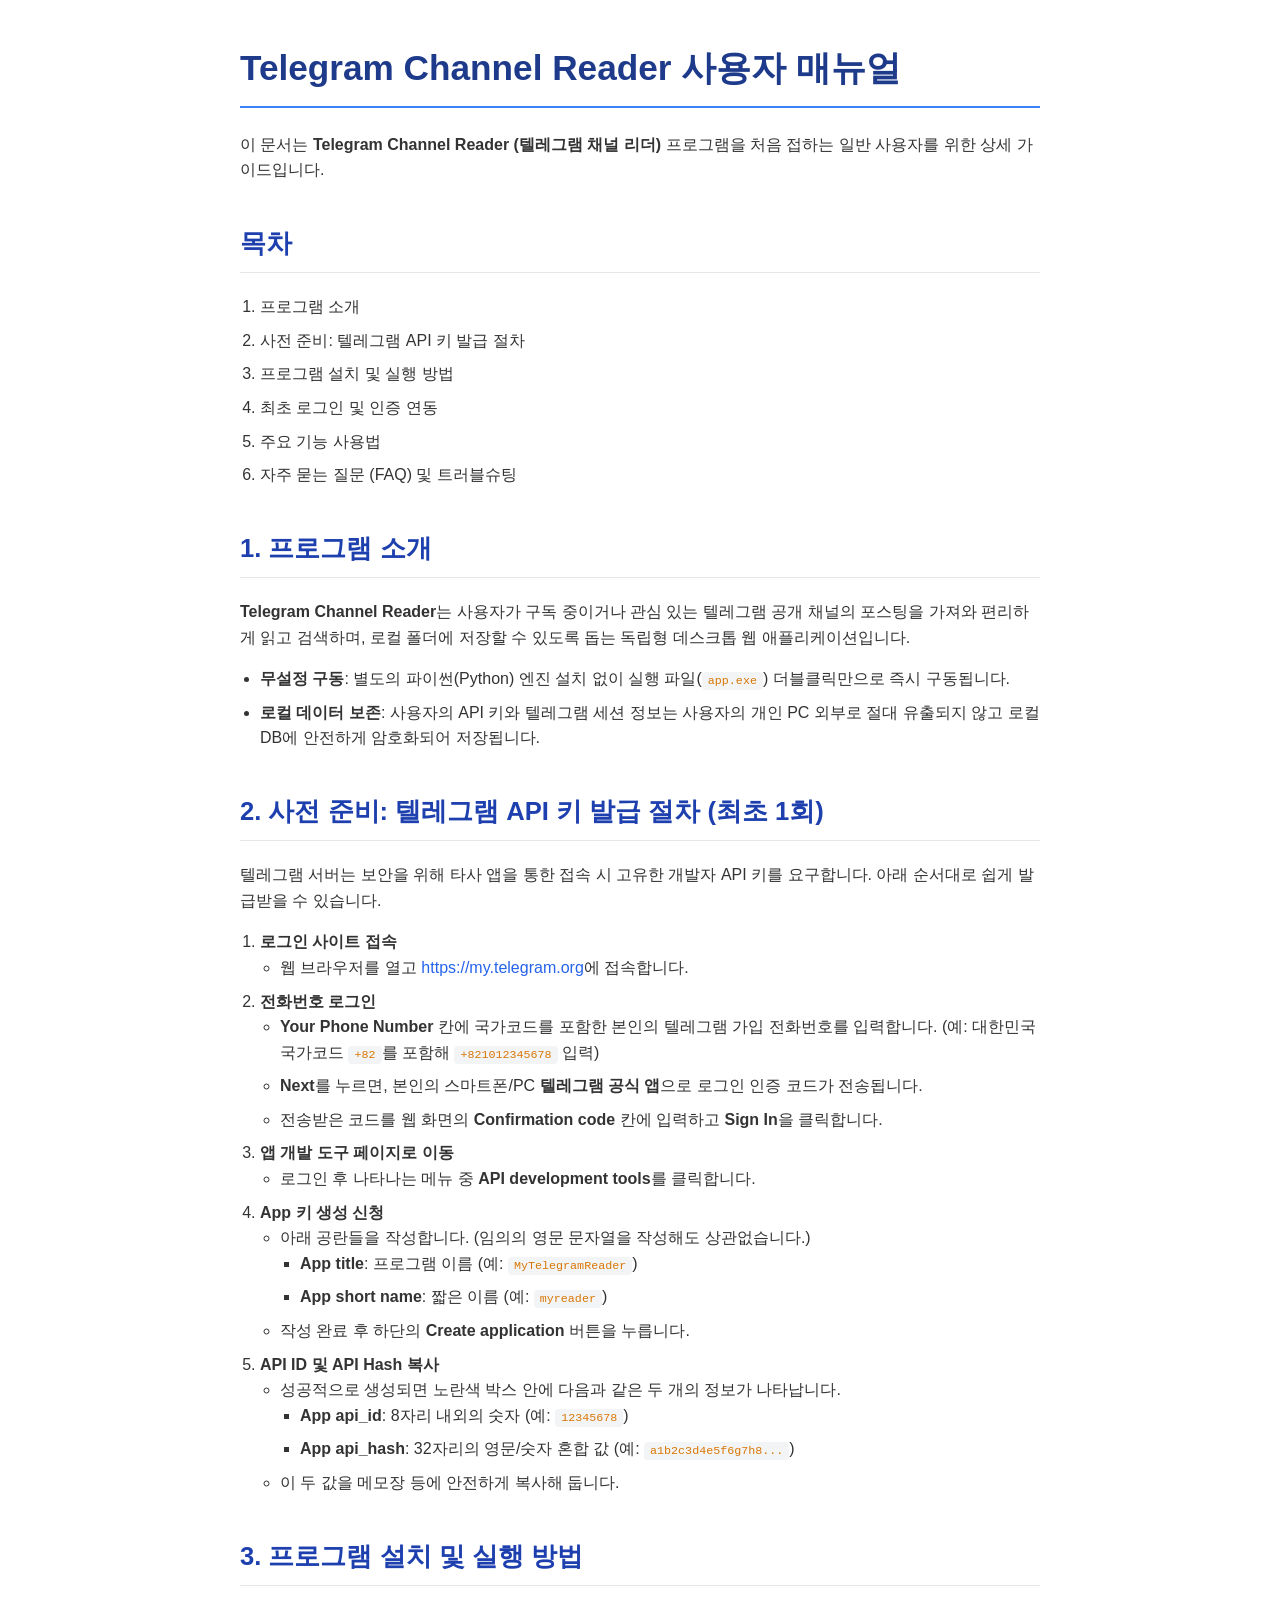
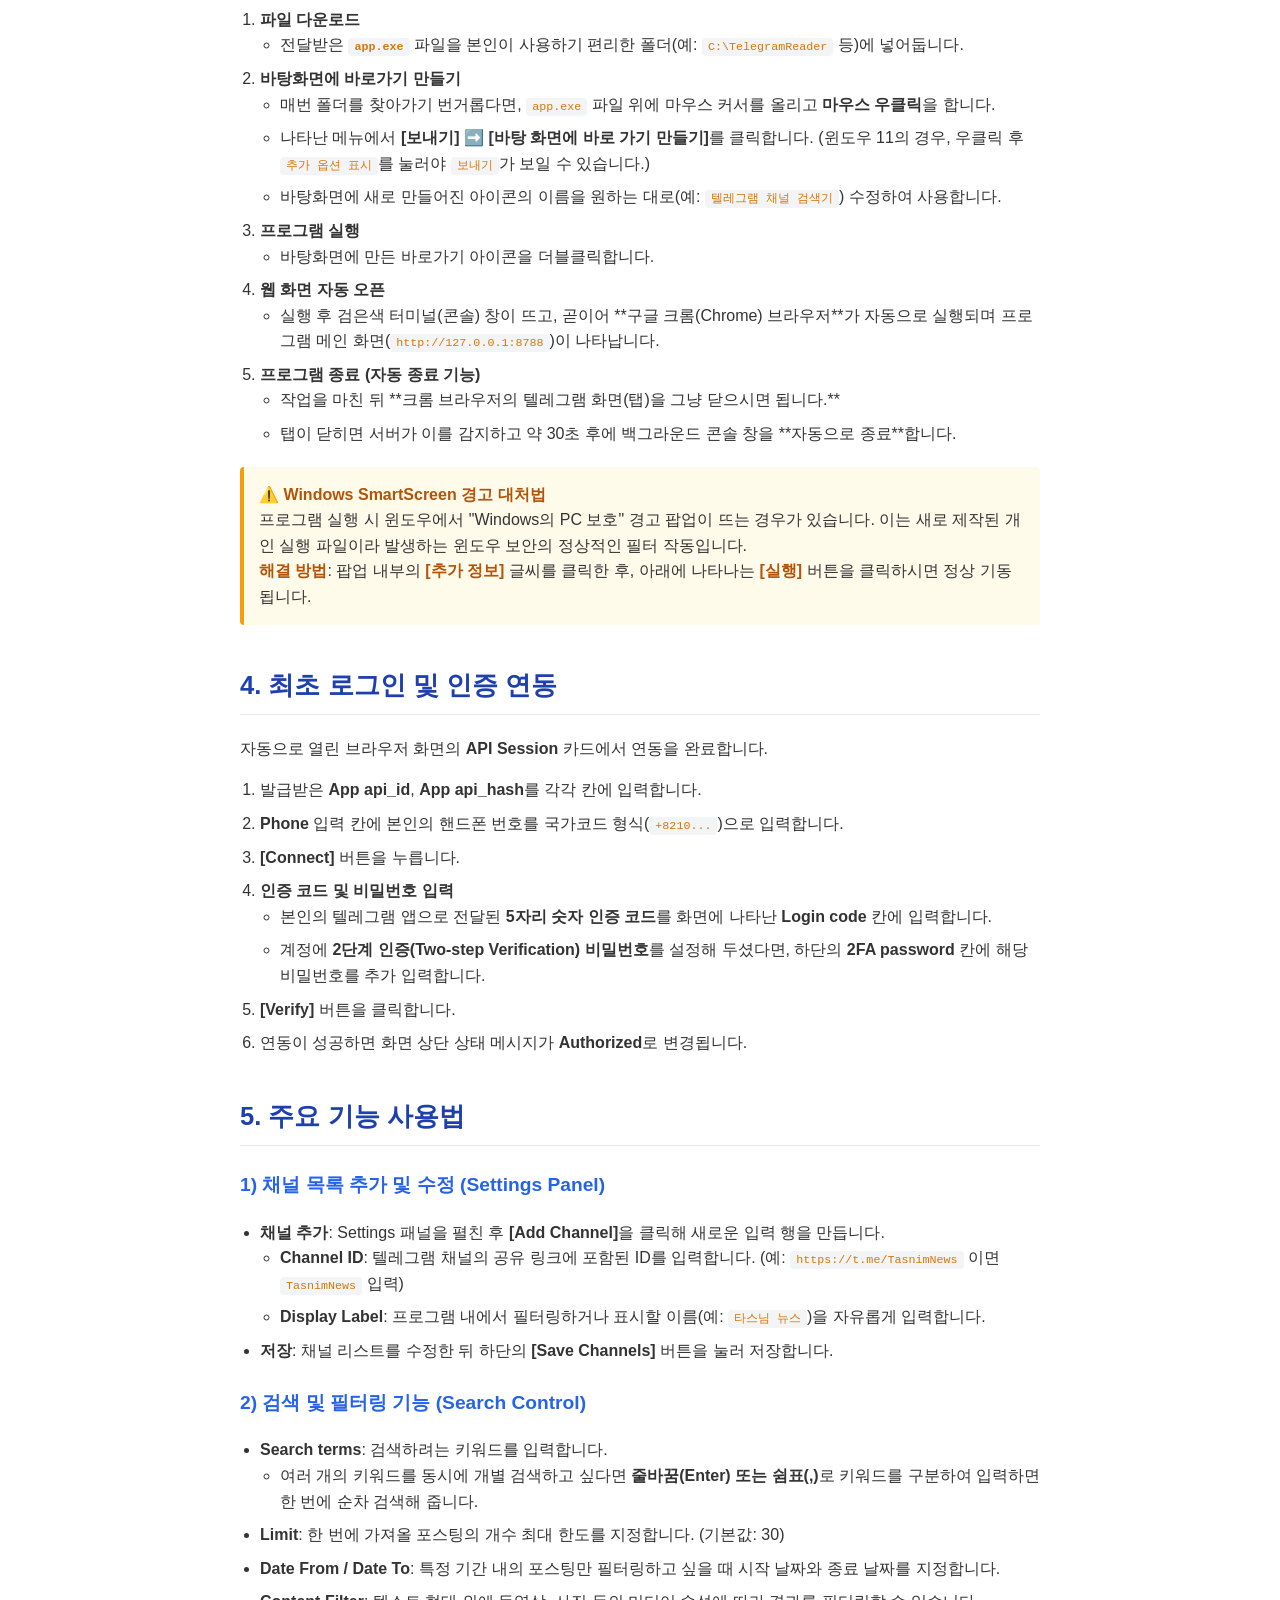
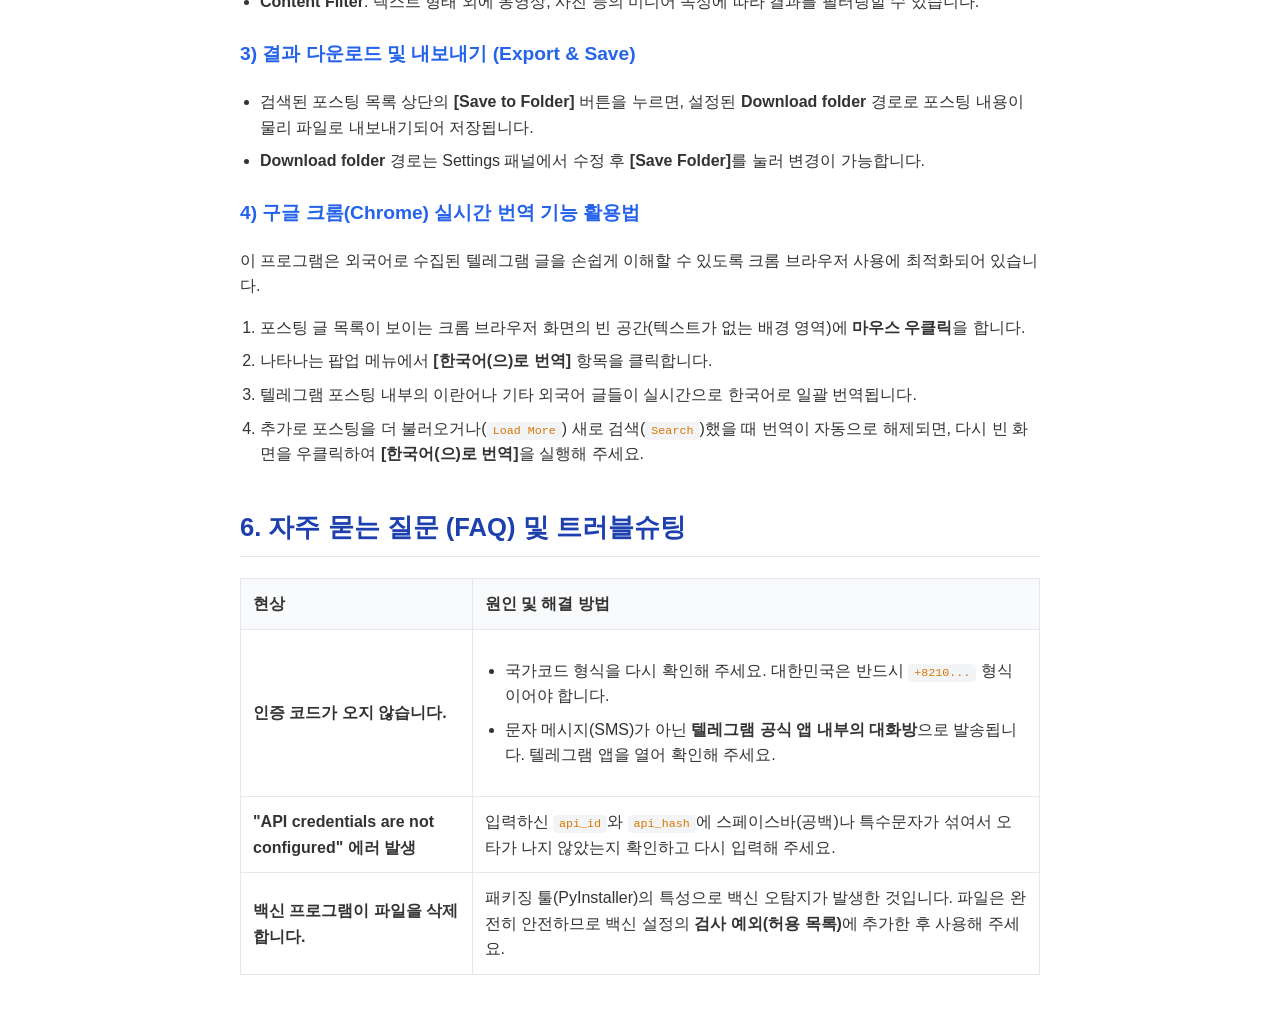
<file: user_manual.html>
<!DOCTYPE html>
<html lang="ko">
<head>
  <meta charset="UTF-8">
  <title>Telegram Channel Reader 사용자 매뉴얼</title>
  <style>
    body {
      font-family: -apple-system, BlinkMacSystemFont, "Segoe UI", Roboto, "Helvetica Neue", Arial, sans-serif;
      line-height: 1.6;
      color: #333333;
      max-width: 800px;
      margin: 40px auto;
      padding: 0 20px;
    }
    h1 {
      font-size: 2.2em;
      border-bottom: 2px solid #3b82f6;
      padding-bottom: 10px;
      color: #1e3a8a;
    }
    h2 {
      font-size: 1.6em;
      border-bottom: 1px solid #e5e7eb;
      padding-bottom: 8px;
      color: #1e40af;
      margin-top: 40px;
    }
    h3 {
      font-size: 1.2em;
      color: #2563eb;
      margin-top: 24px;
    }
    code {
      background-color: #f3f4f6;
      padding: 2px 6px;
      border-radius: 4px;
      font-family: monospace;
      font-size: 0.9em;
      color: #d97706;
    }
    pre {
      background-color: #f9fafb;
      border: 1px solid #e5e7eb;
      padding: 15px;
      border-radius: 8px;
      overflow-x: auto;
      font-family: monospace;
    }
    .alert-box {
      background-color: #eff6ff;
      border-left: 4px solid #3b82f6;
      padding: 15px;
      border-radius: 4px;
      margin: 20px 0;
    }
    .alert-box strong {
      color: #1e40af;
    }
    .warning-box {
      background-color: #fffbeb;
      border-left: 4px solid #f59e0b;
      padding: 15px;
      border-radius: 4px;
      margin: 20px 0;
    }
    .warning-box strong {
      color: #b45309;
    }
    table {
      width: 100%;
      border-collapse: collapse;
      margin: 20px 0;
    }
    th, td {
      border: 1px solid #e5e7eb;
      padding: 12px;
      text-align: left;
    }
    th {
      background-color: #f9fafb;
      font-weight: bold;
    }
    ul, ol {
      padding-left: 20px;
    }
    li {
      margin-bottom: 8px;
    }
    a {
      color: #2563eb;
      text-decoration: none;
    }
    a:hover {
      text-decoration: underline;
    }
  </style>
</head>
<body>

  <h1>Telegram Channel Reader 사용자 매뉴얼</h1>
  <p>이 문서는 <strong>Telegram Channel Reader (텔레그램 채널 리더)</strong> 프로그램을 처음 접하는 일반 사용자를 위한 상세 가이드입니다.</p>

  <h2>목차</h2>
  <ol>
    <li>프로그램 소개</li>
    <li>사전 준비: 텔레그램 API 키 발급 절차</li>
    <li>프로그램 설치 및 실행 방법</li>
    <li>최초 로그인 및 인증 연동</li>
    <li>주요 기능 사용법</li>
    <li>자주 묻는 질문 (FAQ) 및 트러블슈팅</li>
  </ol>

  <h2>1. 프로그램 소개</h2>
  <p><strong>Telegram Channel Reader</strong>는 사용자가 구독 중이거나 관심 있는 텔레그램 공개 채널의 포스팅을 가져와 편리하게 읽고 검색하며, 로컬 폴더에 저장할 수 있도록 돕는 독립형 데스크톱 웹 애플리케이션입니다.</p>
  <ul>
    <li><strong>무설정 구동</strong>: 별도의 파이썬(Python) 엔진 설치 없이 실행 파일(<code>app.exe</code>) 더블클릭만으로 즉시 구동됩니다.</li>
    <li><strong>로컬 데이터 보존</strong>: 사용자의 API 키와 텔레그램 세션 정보는 사용자의 개인 PC 외부로 절대 유출되지 않고 로컬 DB에 안전하게 암호화되어 저장됩니다.</li>
  </ul>

  <h2>2. 사전 준비: 텔레그램 API 키 발급 절차 (최초 1회)</h2>
  <p>텔레그램 서버는 보안을 위해 타사 앱을 통한 접속 시 고유한 개발자 API 키를 요구합니다. 아래 순서대로 쉽게 발급받을 수 있습니다.</p>
  <ol>
    <li><strong>로그인 사이트 접속</strong>
      <ul>
        <li>웹 브라우저를 열고 <a href="https://my.telegram.org" target="_blank">https://my.telegram.org</a>에 접속합니다.</li>
      </ul>
    </li>
    <li><strong>전화번호 로그인</strong>
      <ul>
        <li><strong>Your Phone Number</strong> 칸에 국가코드를 포함한 본인의 텔레그램 가입 전화번호를 입력합니다. (예: 대한민국 국가코드 <code>+82</code>를 포함해 <code>+821012345678</code> 입력)</li>
        <li><strong>Next</strong>를 누르면, 본인의 스마트폰/PC <strong>텔레그램 공식 앱</strong>으로 로그인 인증 코드가 전송됩니다.</li>
        <li>전송받은 코드를 웹 화면의 <strong>Confirmation code</strong> 칸에 입력하고 <strong>Sign In</strong>을 클릭합니다.</li>
      </ul>
    </li>
    <li><strong>앱 개발 도구 페이지로 이동</strong>
      <ul>
        <li>로그인 후 나타나는 메뉴 중 <strong>API development tools</strong>를 클릭합니다.</li>
      </ul>
    </li>
    <li><strong>App 키 생성 신청</strong>
      <ul>
        <li>아래 공란들을 작성합니다. (임의의 영문 문자열을 작성해도 상관없습니다.)
          <ul>
            <li><strong>App title</strong>: 프로그램 이름 (예: <code>MyTelegramReader</code>)</li>
            <li><strong>App short name</strong>: 짧은 이름 (예: <code>myreader</code>)</li>
          </ul>
        </li>
        <li>작성 완료 후 하단의 <strong>Create application</strong> 버튼을 누릅니다.</li>
      </ul>
    </li>
    <li><strong>API ID 및 API Hash 복사</strong>
      <ul>
        <li>성공적으로 생성되면 노란색 박스 안에 다음과 같은 두 개의 정보가 나타납니다.
          <ul>
            <li><strong>App api_id</strong>: 8자리 내외의 숫자 (예: <code>12345678</code>)</li>
            <li><strong>App api_hash</strong>: 32자리의 영문/숫자 혼합 값 (예: <code>a1b2c3d4e5f6g7h8...</code>)</li>
          </ul>
        </li>
        <li>이 두 값을 메모장 등에 안전하게 복사해 둡니다.</li>
      </ul>
    </li>
  </ol>

  <h2>3. 프로그램 설치 및 실행 방법</h2>
  <ol>
    <li><strong>파일 다운로드</strong>
      <ul>
        <li>전달받은 <strong><code>app.exe</code></strong> 파일을 본인이 사용하기 편리한 폴더(예: <code>C:\TelegramReader</code> 등)에 넣어둡니다.</li>
      </ul>
    </li>
    <li><strong>바탕화면에 바로가기 만들기</strong>
      <ul>
        <li>매번 폴더를 찾아가기 번거롭다면, <code>app.exe</code> 파일 위에 마우스 커서를 올리고 <strong>마우스 우클릭</strong>을 합니다.</li>
        <li>나타난 메뉴에서 <strong>[보내기] ➡️ [바탕 화면에 바로 가기 만들기]</strong>를 클릭합니다. (윈도우 11의 경우, 우클릭 후 <code>추가 옵션 표시</code>를 눌러야 <code>보내기</code>가 보일 수 있습니다.)</li>
        <li>바탕화면에 새로 만들어진 아이콘의 이름을 원하는 대로(예: <code>텔레그램 채널 검색기</code>) 수정하여 사용합니다.</li>
      </ul>
    </li>
    <li><strong>프로그램 실행</strong>
      <ul>
        <li>바탕화면에 만든 바로가기 아이콘을 더블클릭합니다.</li>
      </ul>
    </li>
    <li><strong>웹 화면 자동 오픈</strong>
      <ul>
        <li>실행 후 검은색 터미널(콘솔) 창이 뜨고, 곧이어 **구글 크롬(Chrome) 브라우저**가 자동으로 실행되며 프로그램 메인 화면(<code>http://127.0.0.1:8788</code>)이 나타납니다.</li>
      </ul>
    </li>
    <li><strong>프로그램 종료 (자동 종료 기능)</strong>
      <ul>
        <li>작업을 마친 뒤 **크롬 브라우저의 텔레그램 화면(탭)을 그냥 닫으시면 됩니다.**</li>
        <li>탭이 닫히면 서버가 이를 감지하고 약 30초 후에 백그라운드 콘솔 창을 **자동으로 종료**합니다.</li>
      </ul>
    </li>
  </ol>

  <div class="warning-box">
    <strong>⚠️ Windows SmartScreen 경고 대처법</strong><br>
    프로그램 실행 시 윈도우에서 "Windows의 PC 보호" 경고 팝업이 뜨는 경우가 있습니다. 이는 새로 제작된 개인 실행 파일이라 발생하는 윈도우 보안의 정상적인 필터 작동입니다.<br>
    <strong>해결 방법</strong>: 팝업 내부의 <strong>[추가 정보]</strong> 글씨를 클릭한 후, 아래에 나타나는 <strong>[실행]</strong> 버튼을 클릭하시면 정상 기동됩니다.
  </div>

  <h2>4. 최초 로그인 및 인증 연동</h2>
  <p>자동으로 열린 브라우저 화면의 <strong>API Session</strong> 카드에서 연동을 완료합니다.</p>
  <ol>
    <li>발급받은 <strong>App api_id</strong>, <strong>App api_hash</strong>를 각각 칸에 입력합니다.</li>
    <li><strong>Phone</strong> 입력 칸에 본인의 핸드폰 번호를 국가코드 형식(<code>+8210...</code>)으로 입력합니다.</li>
    <li><strong>[Connect]</strong> 버튼을 누릅니다.</li>
    <li><strong>인증 코드 및 비밀번호 입력</strong>
      <ul>
        <li>본인의 텔레그램 앱으로 전달된 <strong>5자리 숫자 인증 코드</strong>를 화면에 나타난 <strong>Login code</strong> 칸에 입력합니다.</li>
        <li>계정에 <strong>2단계 인증(Two-step Verification) 비밀번호</strong>를 설정해 두셨다면, 하단의 <strong>2FA password</strong> 칸에 해당 비밀번호를 추가 입력합니다.</li>
      </ul>
    </li>
    <li><strong>[Verify]</strong> 버튼을 클릭합니다.</li>
    <li>연동이 성공하면 화면 상단 상태 메시지가 <strong>Authorized</strong>로 변경됩니다.</li>
  </ol>

  <h2>5. 주요 기능 사용법</h2>
  <h3>1) 채널 목록 추가 및 수정 (Settings Panel)</h3>
  <ul>
    <li><strong>채널 추가</strong>: Settings 패널을 펼친 후 <strong>[Add Channel]</strong>을 클릭해 새로운 입력 행을 만듭니다.
      <ul>
        <li><strong>Channel ID</strong>: 텔레그램 채널의 공유 링크에 포함된 ID를 입력합니다. (예: <code>https://t.me/TasnimNews</code> 이면 <code>TasnimNews</code> 입력)</li>
        <li><strong>Display Label</strong>: 프로그램 내에서 필터링하거나 표시할 이름(예: <code>타스님 뉴스</code>)을 자유롭게 입력합니다.</li>
      </ul>
    </li>
    <li><strong>저장</strong>: 채널 리스트를 수정한 뒤 하단의 <strong>[Save Channels]</strong> 버튼을 눌러 저장합니다.</li>
  </ul>

  <h3>2) 검색 및 필터링 기능 (Search Control)</h3>
  <ul>
    <li><strong>Search terms</strong>: 검색하려는 키워드를 입력합니다.
      <ul>
        <li>여러 개의 키워드를 동시에 개별 검색하고 싶다면 <strong>줄바꿈(Enter) 또는 쉼표(,)</strong>로 키워드를 구분하여 입력하면 한 번에 순차 검색해 줍니다.</li>
      </ul>
    </li>
    <li><strong>Limit</strong>: 한 번에 가져올 포스팅의 개수 최대 한도를 지정합니다. (기본값: 30)</li>
    <li><strong>Date From / Date To</strong>: 특정 기간 내의 포스팅만 필터링하고 싶을 때 시작 날짜와 종료 날짜를 지정합니다.</li>
    <li><strong>Content Filter</strong>: 텍스트 형태 외에 동영상, 사진 등의 미디어 속성에 따라 결과를 필터링할 수 있습니다.</li>
  </ul>

  <h3>3) 결과 다운로드 및 내보내기 (Export & Save)</h3>
  <ul>
    <li>검색된 포스팅 목록 상단의 <strong>[Save to Folder]</strong> 버튼을 누르면, 설정된 <strong>Download folder</strong> 경로로 포스팅 내용이 물리 파일로 내보내기되어 저장됩니다.</li>
    <li><strong>Download folder</strong> 경로는 Settings 패널에서 수정 후 <strong>[Save Folder]</strong>를 눌러 변경이 가능합니다.</li>
  </ul>

  <h3>4) 구글 크롬(Chrome) 실시간 번역 기능 활용법</h3>
  <p>이 프로그램은 외국어로 수집된 텔레그램 글을 손쉽게 이해할 수 있도록 크롬 브라우저 사용에 최적화되어 있습니다.</p>
  <ol>
    <li>포스팅 글 목록이 보이는 크롬 브라우저 화면의 빈 공간(텍스트가 없는 배경 영역)에 <strong>마우스 우클릭</strong>을 합니다.</li>
    <li>나타나는 팝업 메뉴에서 <strong>[한국어(으)로 번역]</strong> 항목을 클릭합니다.</li>
    <li>텔레그램 포스팅 내부의 이란어나 기타 외국어 글들이 실시간으로 한국어로 일괄 번역됩니다.</li>
    <li>추가로 포스팅을 더 불러오거나(<code>Load More</code>) 새로 검색(<code>Search</code>)했을 때 번역이 자동으로 해제되면, 다시 빈 화면을 우클릭하여 <strong>[한국어(으)로 번역]</strong>을 실행해 주세요.</li>
  </ol>

  <h2>6. 자주 묻는 질문 (FAQ) 및 트러블슈팅</h2>
  <table>
    <thead>
      <tr>
        <th>현상</th>
        <th>원인 및 해결 방법</th>
      </tr>
    </thead>
    <tbody>
      <tr>
        <td><strong>인증 코드가 오지 않습니다.</strong></td>
        <td>
          <ul>
            <li>국가코드 형식을 다시 확인해 주세요. 대한민국은 반드시 <code>+8210...</code> 형식이어야 합니다.</li>
            <li>문자 메시지(SMS)가 아닌 <strong>텔레그램 공식 앱 내부의 대화방</strong>으로 발송됩니다. 텔레그램 앱을 열어 확인해 주세요.</li>
          </ul>
        </td>
      </tr>
      <tr>
        <td><strong>"API credentials are not configured" 에러 발생</strong></td>
        <td>입력하신 <code>api_id</code>와 <code>api_hash</code>에 스페이스바(공백)나 특수문자가 섞여서 오타가 나지 않았는지 확인하고 다시 입력해 주세요.</td>
      </tr>
      <tr>
        <td><strong>백신 프로그램이 파일을 삭제합니다.</strong></td>
        <td>패키징 툴(PyInstaller)의 특성으로 백신 오탐지가 발생한 것입니다. 파일은 완전히 안전하므로 백신 설정의 <strong>검사 예외(허용 목록)</strong>에 추가한 후 사용해 주세요.</td>
      </tr>
    </tbody>
  </table>

</body>
</html>
</file>
